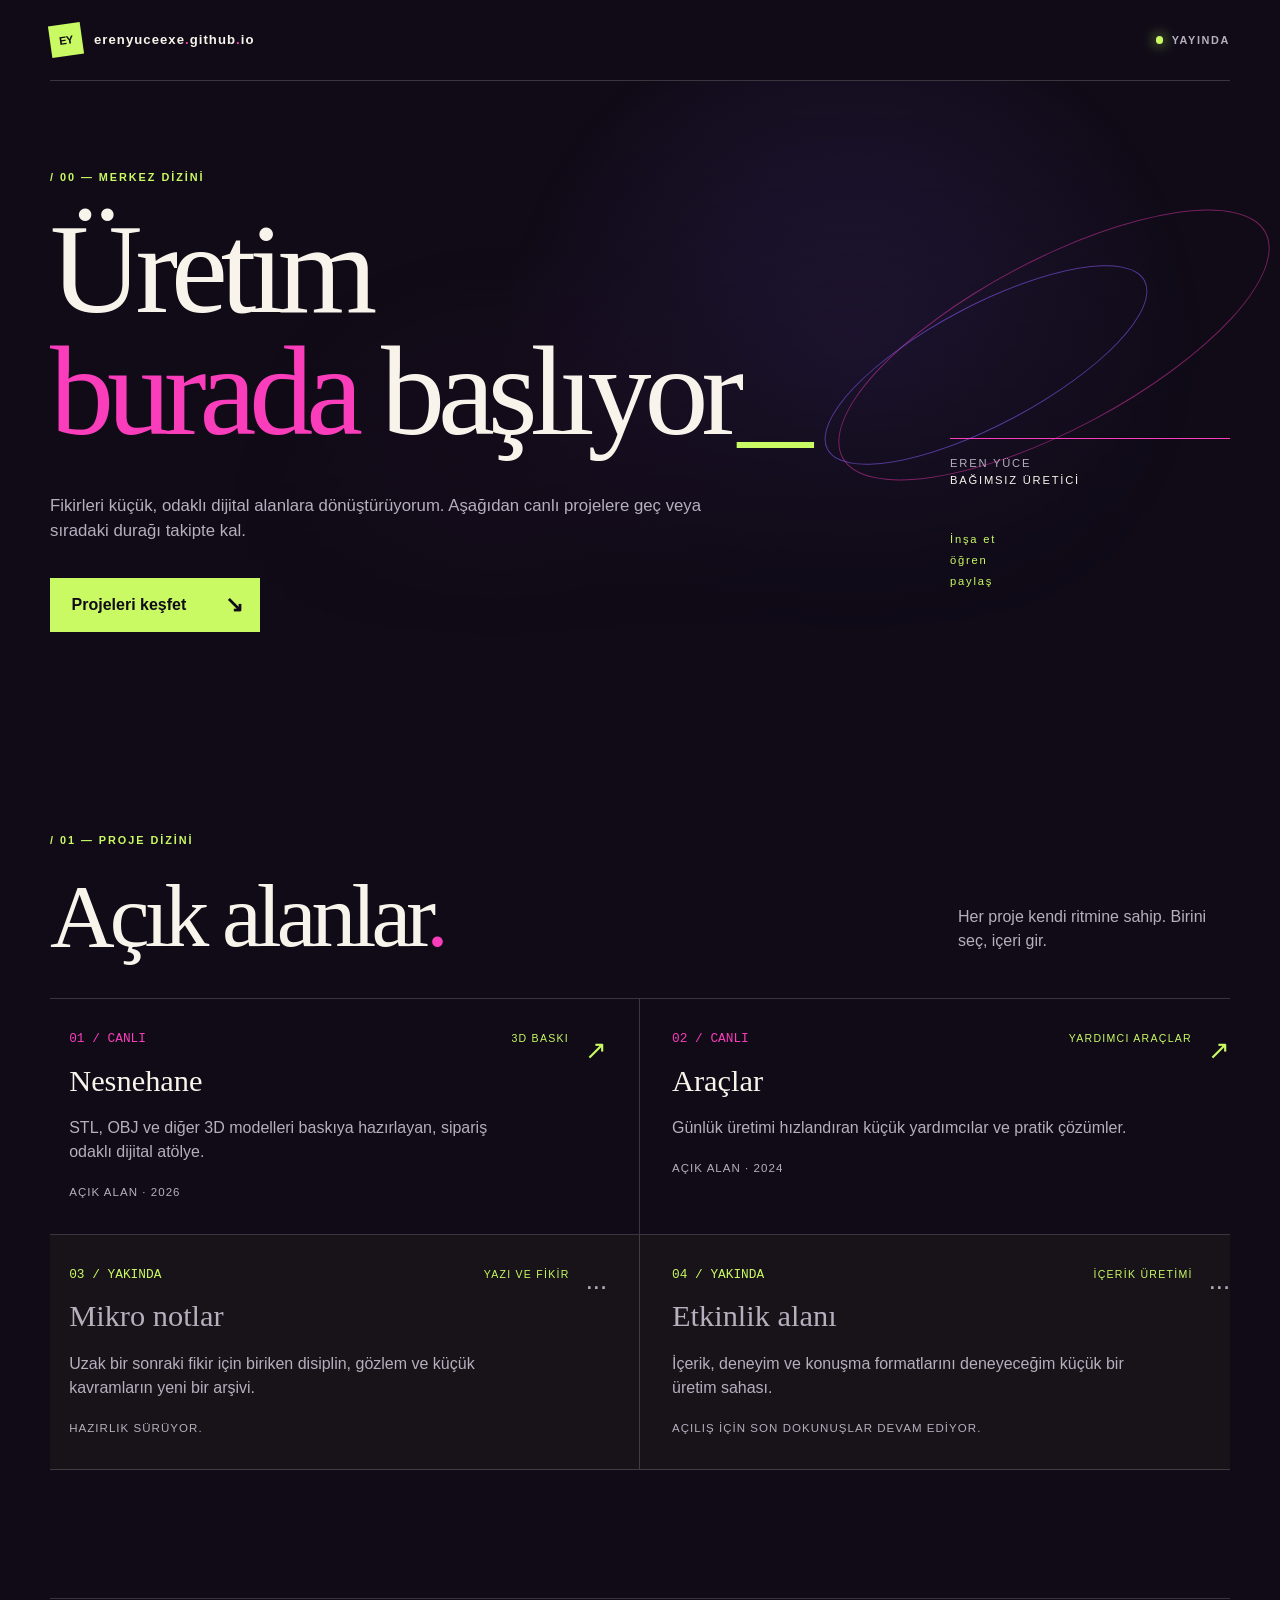
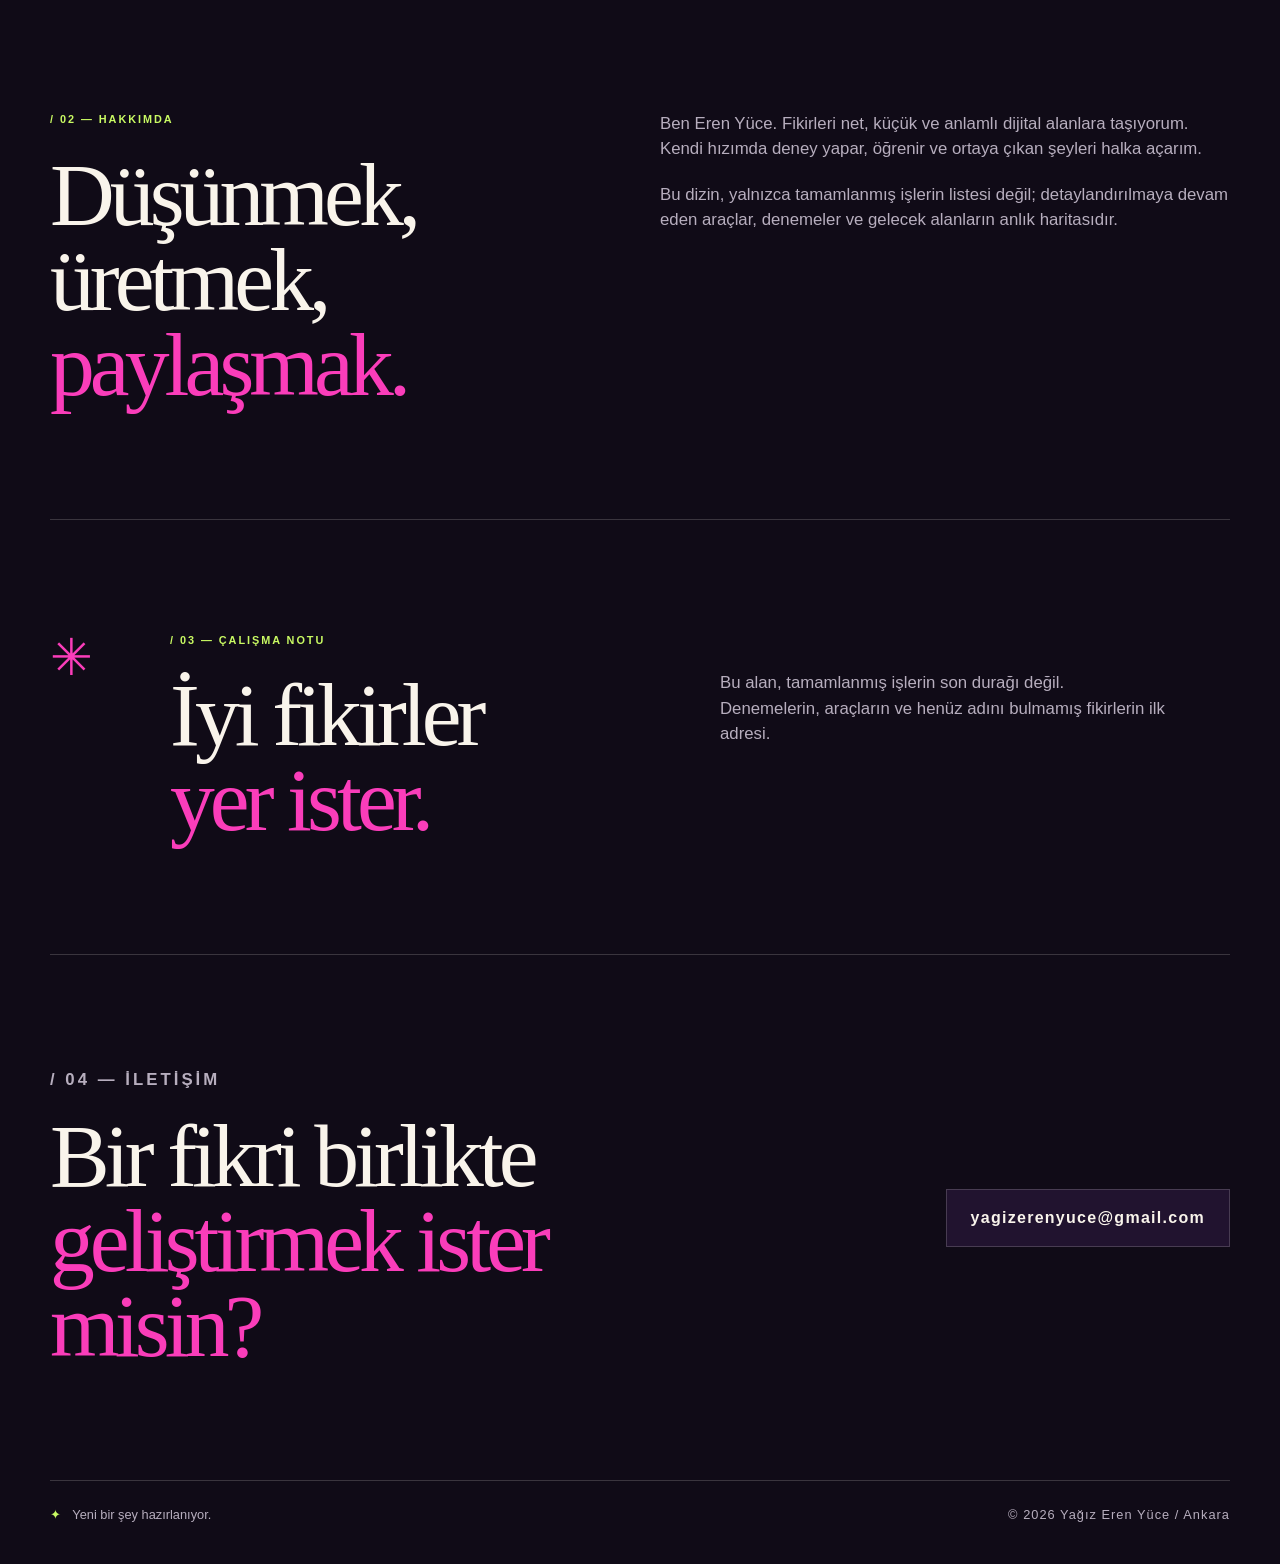
<file: index.html>
<!doctype html>
<html lang="tr">
  <head>
    <meta charset="utf-8">
    <meta name="viewport" content="width=device-width, initial-scale=1">
    <meta name="theme-color" content="#100b17">
    <meta name="description" content="Eren Yüce'nin projeleri, dijital araçları, 3D baskı çalışmaları ve üretim notları. Canlı projeleri keşfet.">
    <meta name="google-site-verification" content="d7hpVnyr2SV-78h_xPy5C94lSuz0p_Qiyp9gHmQg8gE">
    <meta name="author" content="Eren Yüce">
    <meta name="robots" content="index, follow, max-image-preview:large">
    <link rel="canonical" href="https://erenyuceexe.github.io/">
    <meta property="og:title" content="Eren Yüce | Projeler ve dijital üretim">
    <meta property="og:description" content="Eren Yüce'nin dijital projeleri, araçları ve 3D baskı çalışmaları.">
    <meta property="og:type" content="website">
    <meta property="og:url" content="https://erenyuceexe.github.io/">
    <meta property="og:site_name" content="Eren Yüce">
    <meta property="og:locale" content="tr_TR">
    <meta property="og:image" content="https://erenyuceexe.github.io/og-image.png">
    <meta name="twitter:card" content="summary_large_image">
    <meta name="twitter:title" content="Eren Yüce | Projeler ve dijital üretim">
    <meta name="twitter:description" content="Eren Yüce'nin dijital projeleri, araçları ve 3D baskı çalışmaları.">
    <meta name="twitter:image" content="https://erenyuceexe.github.io/og-image.png">
    <link rel="stylesheet" href="style.css">
    <script type="application/ld+json">
      {
        "@context": "https://schema.org",
        "@type": "Person",
        "name": "Eren Yüce",
        "url": "https://erenyuceexe.github.io/",
        "jobTitle": "Bağımsız üretici",
        "homeLocation": {
          "@type": "Place",
          "name": "İstanbul, Türkiye"
        },
        "knowsAbout": ["Dijital ürünler", "Web geliştirme", "3D baskı"]
      }
    </script>
    <title>Eren Yüce | Projeler ve dijital üretim</title>
  </head>
  <body>
    <!--
      THESIS: Bu sayfa bir özgeçmiş değil, canlı projelere açılan bir kontrol masasıdır.
      OWN-WORLD: Plum zemin, elektrik moru, fuşya ve lime; ince çizgiler, indeks dili ve CSS ile üretilmiş ışık formları.
      STORY: Ziyaretçi üretimin haritasını görür, bir projeyi seçer ve sonraki durağına geçer.
      FIRST VIEWPORT: Sol üstte marka, sağda durum göstergesi; merkezde büyük “Üretim burada başlıyor” başlığı ve dizine çağrı.
      FORM: Editoryal kontrol masası; standart portföy ızgarası yerine açık bir proje manifestosu ve tek güçlü aksiyon.
    -->
    <a class="skip-link" href="#projeler">İçeriğe geç</a>
    <header class="site-header">
      <a class="brand" href="/" aria-label="Eren Yüce ana sayfa">
        <span class="brand-mark" aria-hidden="true">EY</span>
        <span>erenyuceexe<span class="brand-dot">.</span>github<span class="brand-dot">.</span>io</span>
      </a>
      <div class="header-status" aria-label="Site durumu">
        <span class="status-dot" aria-hidden="true"></span>
        <span>YAYINDA</span>
      </div>
    </header>

    <main>
      <section class="hero" aria-labelledby="hero-title">
        <div class="hero-grid" aria-hidden="true"></div>
        <div class="hero-orbit hero-orbit--one" aria-hidden="true"></div>
        <div class="hero-orbit hero-orbit--two" aria-hidden="true"></div>
        <div class="hero-content">
          <p class="hero-index">/ 00 — MERKEZ DİZİNİ</p>
          <h1 id="hero-title">Üretim<br><em>burada</em> başlıyor<span class="hero-cursor" aria-hidden="true">_</span></h1>
          <p class="hero-lede">Fikirleri küçük, odaklı dijital alanlara dönüştürüyorum. Aşağıdan canlı projelere geç veya sıradaki durağı takipte kal.</p>
          <a class="primary-action" href="#projeler">
            Projeleri keşfet
            <span aria-hidden="true">↘</span>
          </a>
        </div>
        <div class="hero-aside" aria-label="Dizin özeti">
          <div class="hero-aside-line"></div>
          <p>EREN YÜCE<br><span>BAĞIMSIZ ÜRETİCİ</span></p>
          <p class="hero-aside-note">İnşa et<br>öğren<br>paylaş</p>
        </div>
      </section>

      <section class="directory section-shell" id="projeler" aria-labelledby="directory-title">
        <div class="section-heading">
          <div>
            <p class="section-kicker">/ 01 — PROJE DİZİNİ</p>
            <h2 id="directory-title">Açık alanlar<span class="accent-mark">.</span></h2>
          </div>
          <p class="section-intro">Her proje kendi ritmine sahip. Birini seç, içeri gir.</p>
        </div>
        <div class="project-list" id="project-list" aria-live="polite"></div>
        <noscript>
          <p>Projeleri görmek için JavaScript'i etkinleştirin. <a href="https://erenyuceexe.github.io/nesnehane/">Nesnehane</a> ve <a href="https://erenyuceexe.github.io/araclar/">Araçlar</a> canlı projelerdir.</p>
        </noscript>
      </section>

      <section class="about section-shell" aria-labelledby="about-title">
        <div>
          <p class="section-kicker">/ 02 — HAKKIMDA</p>
          <h2 id="about-title">Düşünmek, üretmek,<br><span class="accent-text">paylaşmak.</span></h2>
        </div>
        <div class="about-copy">
          <p>Ben Eren Yüce. Fikirleri net, küçük ve anlamlı dijital alanlara taşıyorum. Kendi hızımda deney yapar, öğrenir ve ortaya çıkan şeyleri halka açarım.</p>
          <p>Bu dizin, yalnızca tamamlanmış işlerin listesi değil; detaylandırılmaya devam eden araçlar, denemeler ve gelecek alanların anlık haritasıdır.</p>
        </div>
      </section>

      <section class="manifesto section-shell" aria-labelledby="manifesto-title">
        <div class="manifesto-mark" aria-hidden="true">✳</div>
        <div>
          <p class="section-kicker">/ 03 — ÇALIŞMA NOTU</p>
          <h2 id="manifesto-title">İyi fikirler<br><span class="accent-text">yer ister.</span></h2>
        </div>
        <p class="manifesto-copy">Bu alan, tamamlanmış işlerin son durağı değil. Denemelerin, araçların ve henüz adını bulmamış fikirlerin ilk adresi.</p>
      </section>

      <section class="contact section-shell" aria-labelledby="contact-title">
        <div class="contact-copy">
          <p class="section-kicker">/ 04 — İLETİŞİM</p>
          <h2 id="contact-title">Bir fikri birlikte<br><span class="accent-text">geliştirmek ister misin?</span></h2>
        </div>
        <a class="contact-link" href="mailto:yagizerenyuce@gmail.com">yagizerenyuce@gmail.com</a>
      </section>
    </main>

    <footer class="site-footer section-shell">
      <p><span class="footer-pulse" aria-hidden="true">✦</span> Yeni bir şey hazırlanıyor.</p>
      <p class="footer-meta">© <span id="current-year"></span> Yağız Eren Yüce / Ankara</p>
    </footer>
    <script src="script.js"></script>
  </body>
</html>
</file>
<file: style.css>
:root {
  --ink: #100b17;
  --plum: #1a1026;
  --panel: #21132f;
  --violet: #8d5cff;
  --fuchsia: #fa3dba;
  --lime: #c9fa63;
  --cream: #f9f4eb;
  --muted: #b7aebe;
  --line: rgba(249, 244, 235, .18);
  --max: 1180px;
}

* { box-sizing: border-box; }
html { scroll-behavior: smooth; }
body {
  margin: 0;
  color: var(--cream);
  background: var(--ink);
  font-family: "Trebuchet MS", "Segoe UI", sans-serif;
  line-height: 1.5;
  overflow-x: hidden;
}
a { color: inherit; }
a:focus-visible, button:focus-visible { outline: 3px solid var(--lime); outline-offset: 4px; }
.skip-link {
  position: fixed;
  z-index: 10;
  top: -4rem;
  left: 1rem;
  padding: .7rem 1rem;
  color: var(--ink);
  background: var(--lime);
  font-weight: 700;
}
.skip-link:focus { top: 1rem; }
.site-header, .section-shell, .site-footer { width: min(var(--max), calc(100% - 3rem)); margin-inline: auto; }
.site-header {
  display: flex;
  align-items: center;
  justify-content: space-between;
  padding-block: 1.5rem;
  position: relative;
  z-index: 2;
}
.brand { display: inline-flex; align-items: center; gap: .75rem; text-decoration: none; font-size: .82rem; letter-spacing: .08em; font-weight: 700; }
.brand-mark { display: grid; place-items: center; width: 2rem; height: 2rem; color: var(--ink); background: var(--lime); font-size: .7rem; letter-spacing: -.05em; transform: rotate(-8deg); }
.brand-dot { color: var(--fuchsia); }
.header-status { display: flex; align-items: center; gap: .55rem; color: var(--muted); font-size: .68rem; font-weight: 700; letter-spacing: .15em; }
.status-dot, .footer-pulse { color: var(--lime); }
.status-dot { width: .45rem; height: .45rem; background: var(--lime); border-radius: 50%; box-shadow: 0 0 14px var(--lime); }
.hero { min-height: 620px; position: relative; display: grid; grid-template-columns: 1fr minmax(200px, 280px); align-items: center; width: min(var(--max), calc(100% - 3rem)); margin: 0 auto; border-top: 1px solid var(--line); }
.hero-grid { position: absolute; inset: 0; background: radial-gradient(circle at 68% 42%, rgba(141,92,255,.18), transparent 22rem), radial-gradient(circle at 38% 70%, rgba(250,61,186,.08), transparent 18rem); mask-image: linear-gradient(to bottom, black, transparent 90%); }
.hero-content { position: relative; z-index: 1; padding-block: 5.5rem; }
.hero-index, .section-kicker { margin: 0 0 1.5rem; color: var(--lime); font-size: .68rem; letter-spacing: .18em; font-weight: 700; }
h1, h2 { margin: 0; font-family: Georgia, "Times New Roman", serif; font-weight: 400; letter-spacing: -.055em; line-height: .95; }
h1 { max-width: 780px; font-size: clamp(4rem, 10vw, 8.2rem); }
h1 em { color: var(--fuchsia); font-style: normal; }
.hero-cursor { color: var(--lime); font-family: "Courier New", monospace; animation: blink 1.1s steps(2) infinite; }
.hero-lede { max-width: 41rem; margin: 2rem 0 2.2rem; color: var(--muted); font-size: 1.05rem; }
.primary-action { display: inline-flex; gap: 2.4rem; align-items: center; padding: .95rem 1.1rem .95rem 1.35rem; color: var(--ink); background: var(--lime); text-decoration: none; font-weight: 700; transition: transform .2s ease, background .2s ease; }
.primary-action:hover { background: var(--cream); transform: translate(4px, -4px); }
.primary-action span { font-size: 1.4rem; line-height: .7; }
.hero-aside { position: relative; z-index: 1; align-self: end; padding-bottom: 5.5rem; color: var(--muted); font-size: .7rem; letter-spacing: .16em; }
.hero-aside-line { width: 100%; height: 1px; margin-bottom: 1rem; background: var(--fuchsia); }
.hero-aside p { margin: 0 0 2.5rem; }
.hero-aside p span { color: var(--cream); }
.hero-aside-note { color: var(--lime); line-height: 1.9; }
.hero-orbit { position: absolute; border: 1px solid rgba(250,61,186,.45); border-radius: 50%; transform: rotate(-28deg); }
.hero-orbit--one { width: 480px; height: 170px; right: -4rem; top: 28%; }
.hero-orbit--two { width: 360px; height: 120px; right: 4rem; top: 35%; border-color: rgba(141,92,255,.55); }
.directory { padding-block: 7rem 8rem; }
.section-heading { display: flex; justify-content: space-between; gap: 2rem; align-items: end; padding-bottom: 2.5rem; border-bottom: 1px solid var(--line); }
h2 { font-size: clamp(3rem, 7vw, 6rem); }
.accent-mark, .accent-text { color: var(--fuchsia); }
.section-intro { max-width: 17rem; margin: 0 0 .3rem; color: var(--muted); }
.project-list { display: grid; grid-template-columns: repeat(2, minmax(0, 1fr)); gap: 0; }
.project { display: grid; grid-template-columns: 1fr auto; gap: 1rem; min-height: 220px; padding: 2rem 0 2rem 1.2rem; border-bottom: 1px solid var(--line); text-decoration: none; transition: background .25s ease, transform .25s ease; }
.project:nth-child(odd) { border-right: 1px solid var(--line); padding-right: 2rem; }
.project:nth-child(even) { padding-left: 2rem; }
.project:hover { background: linear-gradient(90deg, rgba(141,92,255,.1), transparent); transform: translateX(.35rem); }
.project-body { display: grid; align-content: start; gap: .75rem; }
.project-meta { display: flex; flex-wrap: wrap; align-items: center; justify-content: space-between; gap: .75rem; }
.project-index { color: var(--fuchsia); font: .8rem "Courier New", monospace; }
.project-tag { color: var(--lime); font-size: .66rem; letter-spacing: .12em; text-transform: uppercase; }
.project h3 { margin: 0; font-size: 1.9rem; font-family: Georgia, serif; font-weight: 400; }
.project p { max-width: 29rem; margin: 0; color: var(--muted); }
.project-note { display: inline-block; margin-top: .5rem; color: var(--muted); font-size: .72rem; letter-spacing: .09em; text-transform: uppercase; }
.project-arrow { color: var(--lime); font-size: 1.6rem; }
.project--soon { color: var(--muted); cursor: default; background: rgba(201,250,99,.03); }
.project--soon .project-index { color: var(--lime); }
.project--soon .project-arrow { color: var(--muted); }
.about, .manifesto, .contact { display: grid; grid-template-columns: 1fr 1fr; gap: 2.5rem; align-items: start; padding-block: 7rem; border-top: 1px solid var(--line); }
.about-copy, .contact-copy { display: grid; gap: 1.25rem; }
.about-copy p, .contact-copy p, .manifesto-copy { margin: 0; color: var(--muted); font-size: 1.05rem; }
.contact { align-items: center; }
.contact-link { display: inline-flex; justify-self: end; align-items: center; padding: 1rem 1.5rem; background: var(--panel); border: 1px solid var(--line); color: var(--cream); text-decoration: none; font-weight: 700; letter-spacing: .08em; transition: transform .2s ease, border-color .2s ease; }
.contact-link:hover { transform: translateY(-2px); border-color: rgba(201,250,99,.6); }
.manifesto { grid-template-columns: 80px 1fr 1fr; }
.manifesto-mark { color: var(--fuchsia); font-size: 3.2rem; line-height: 1; }
.manifesto-copy { max-width: 28rem; margin: 2.4rem 0 0; }
.site-footer { display: flex; justify-content: space-between; gap: 1rem; padding-block: 1.5rem 2.5rem; border-top: 1px solid var(--line); color: var(--muted); font-size: .8rem; }
.site-footer p { margin: 0; }
.footer-pulse { margin-right: .5rem; }
.footer-meta { letter-spacing: .08em; }
@keyframes blink { 50% { opacity: 0; } }
@media (max-width: 700px) {
  .site-header, .section-shell, .site-footer, .hero { width: min(100% - 2rem, var(--max)); }
  .hero { min-height: 620px; display: block; }
  .hero-content { padding-top: 5rem; }
  h1 { font-size: clamp(3.6rem, 18vw, 6rem); }
  .hero-orbit--one { width: 360px; right: -12rem; top: 42%; }
  .hero-orbit--two { right: -7rem; top: 48%; }
  .hero-aside { display: none; }
  .directory { padding-block: 5rem 6rem; }
  .section-heading { display: block; }
  .section-intro { margin-top: 1.5rem; }
  .project-list { display: block; }
  .project, .project:nth-child(odd), .project:nth-child(even) { min-height: 190px; padding: 1.7rem 0; border-right: 0; }
  .project:hover, .project:nth-child(even):hover { transform: translateX(.2rem); }
  .about, .manifesto, .contact { display: block; padding-block: 5rem; }
  .about-copy, .manifesto-copy { margin-top: 1.4rem; }
  .contact-link { justify-self: start; margin-top: 1rem; }
  .manifesto-mark { margin-bottom: 2rem; }
  .manifesto-copy { margin-top: 2rem; }
  .site-footer { display: block; }
  .footer-meta { margin-top: .8rem !important; }
}
@media (prefers-reduced-motion: reduce) {
  html { scroll-behavior: auto; }
  *, *::before, *::after { animation-duration: .01ms !important; transition-duration: .01ms !important; }
}
</file>
